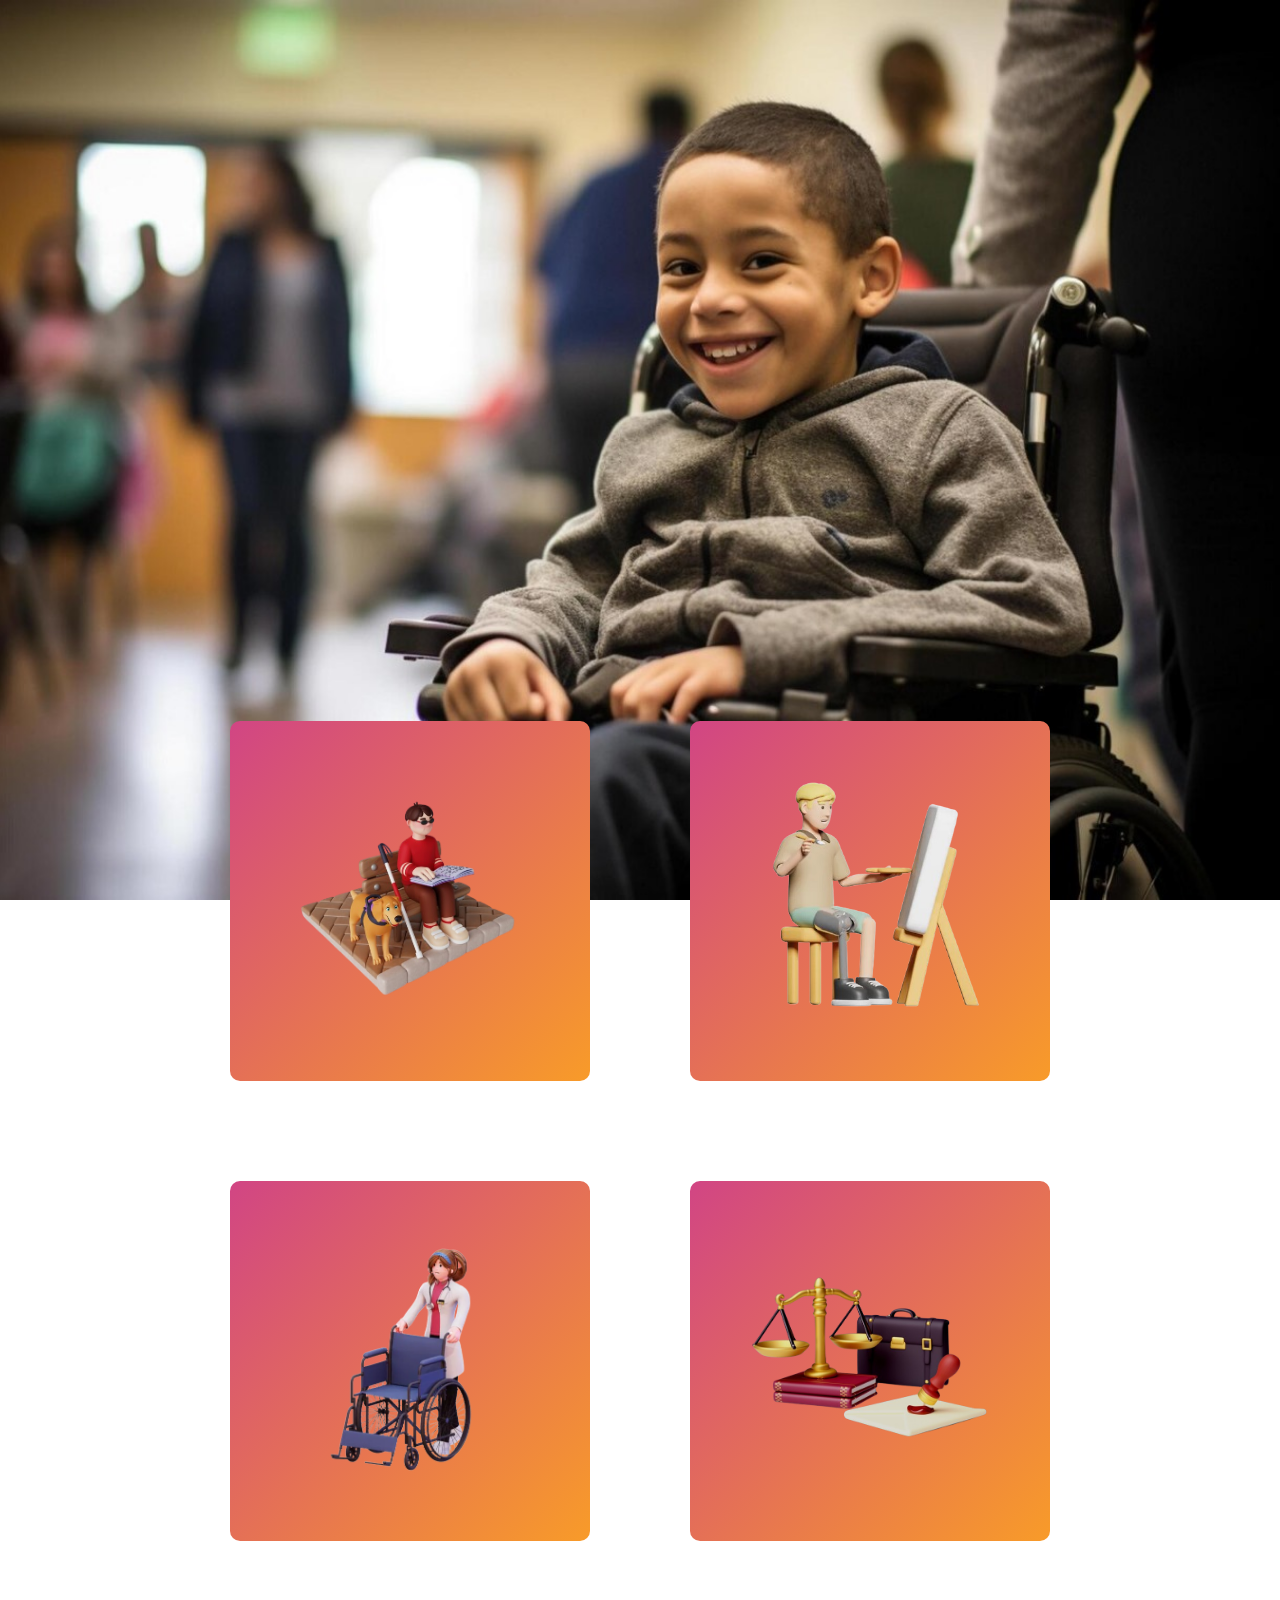
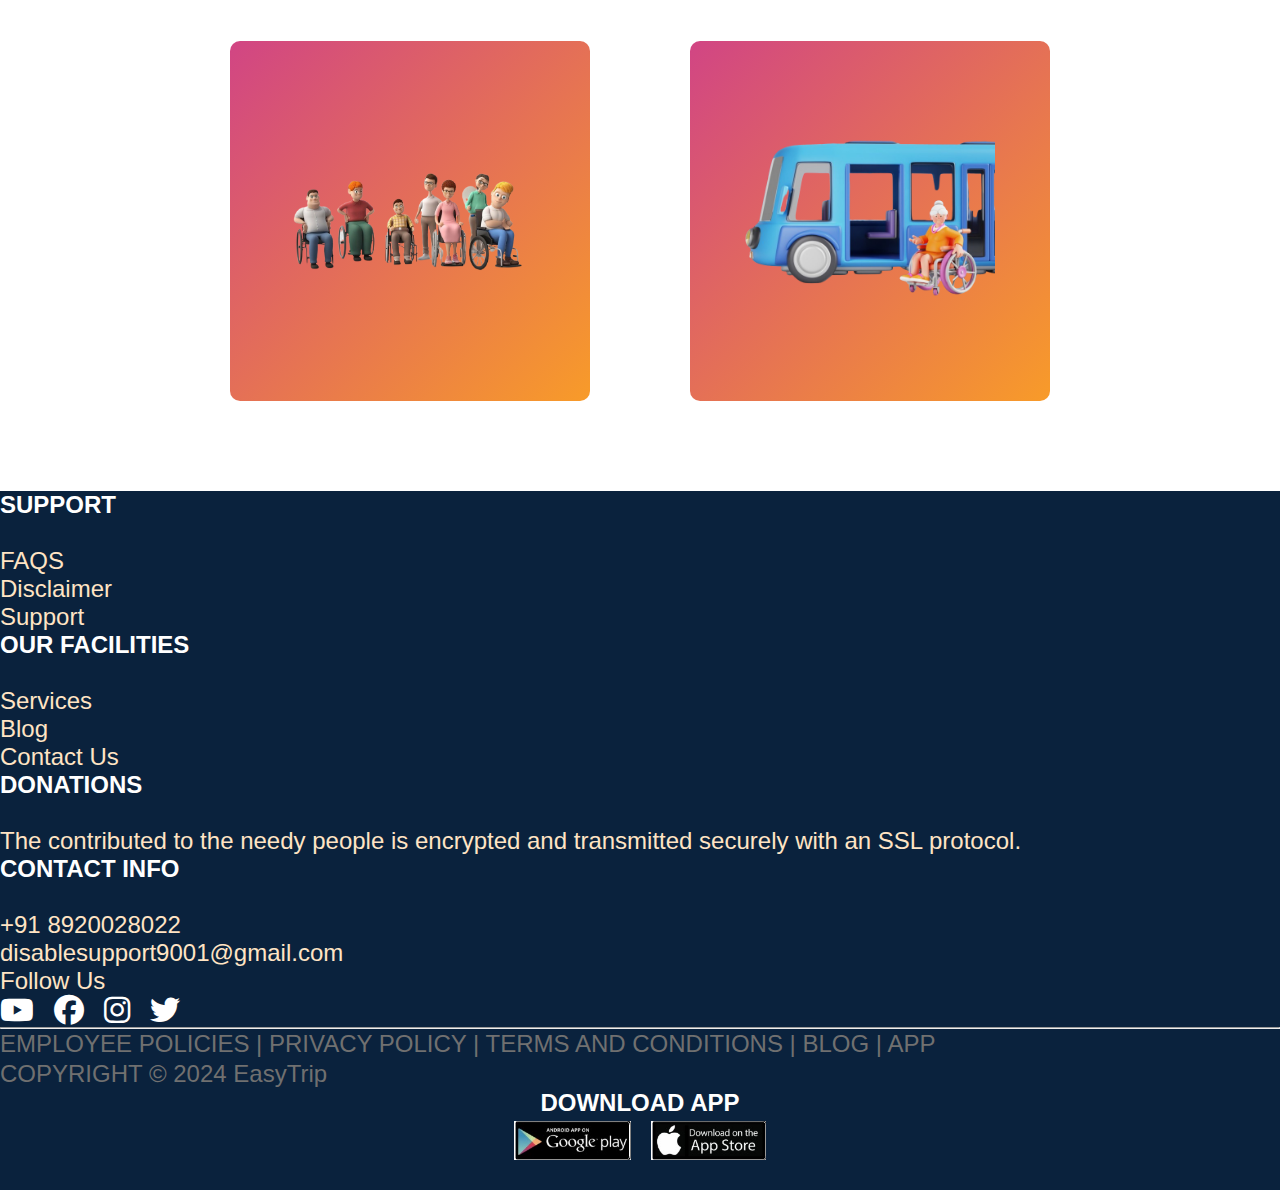
<file: index.html>
<!DOCTYPE html>
<html lang="en">
<head>
    <meta charset="UTF-8">
    <title>Google Hackathon</title>
    <link rel="stylesheet" href="style.css">
    <link href="https://cdn.jsdelivr.net/npm/bootstrap@5.3.2/dist/css/bootstrap.min.css" rel="stylesheet"
          integrity="sha384-T3c6CoIi6uLrA9TneNEoa7RxnatzjcDSCmG1MXxSR1GAsXEV/Dwwykc2MPK8M2HN" crossorigin="anonymous">
    <link rel="stylesheet" href="https://cdnjs.cloudflare.com/ajax/libs/font-awesome/6.4.2/css/all.min.css">
</head>
<body>
    <div class="bg">
        <div class="bg"></div>
        <nav class="navbar navbar-expand-md navbar-dark fixed-top">
            <div class="container-fluid n"><!--container-fluid start-->
                <a href="index.html" class="navbar-brand">
                    <img src="assets/logo.jpeg" alt="" class="logo">
                </a>
                <!--for mobile menu-->
                <button class="navbar-toggler" data-bs-target="#ab" data-bs-toggle="collapse">
                    <span class="navbar-toggler-icon"></span>
                </button>

                <div class="navbar-collapse collapse" id="ab">
                    <ul class="navbar-nav text-center ms-auto">
                        <li><a href="index.html" class="nav-link">Home</a></li>
                        <li><a href="book.html" class="nav-link">Book</a></li>
                        <li><a href="services.html" class="nav-link">Services</a></li>
                        <li><a href="contact.html" class="nav-link">Contact</a></li>
                        <li><a href="register.html" class="nav-link">Login</a></li>
                    </ul>
                </div>

            </div><!--container-fluid end-->
        </nav>
<!--        <div class="nav-bar">-->
<!--            <div>Tech Titans</div>-->

<!--            <div class="search-bar">-->
<!--                    <label >-->
<!--                        <img class="search" src="search.png" alt="search-icon">-->
<!--                        <input type="text" placeholder="Search">-->
<!--                    </label>-->
<!--            </div>-->

<!--            <div class="navbar-points">-->
<!--                <div><a href="#">Home</a></div>-->
<!--                <div><a href="/about">About</a></div>-->
<!--                <div><a href="/contact">Contact</a></div>-->
<!--                <div><a href="/education">Aim</a></div>-->
<!--            </div>-->
<!--        </div>-->
    </div>

<!--    About-->

    <div>
        <div>Why ?</div>
        <div>

        </div>
    </div>

<!--    Body-->
    <div class="hero-section">
        <div class="hero-section-main-heading">Body section</div>
        <div class="hero-section-second-heading">Being Independent</div>

        <div class="hero-section-service-box">
            <div class="card">
                <a href="pages/education.html">
                    <img src="assets/education.png" alt="education">
                    <div class="card__content">
                        <p class="card__title">Education</p>
                        <p>Expand Knowledge Base</p>
                        <p class="card__description">Education unlocks potential, with or without barriers. Let's find the key!
                            Disabilities might challenge how you learn, but not what you can learn. Education opens doors with endless possibilities.</p>
                    </div>
                </a>
            </div>
            <div class="card">
                <a href="pages/job.html">
                    <img src="assets/career.png" alt="career">
                    <div class="card__content">
                        <p class="card__title">Jobs</p>
                        <p>Explore Diverse Career</p>
                        <p class="card__description">Your skills and talents are what make a great career.
                            Let's find a path that lets you shine, and explore resources for any accommodations
                            you might need.</p>
                    </div>
                </a>
            </div>
            <div class="card">
                <a href="/pages/health.html">
                    <img src="assets/health.png" alt="health">
                    <div class="card__content">
                        <p class="card__title">Health</p>
                        <p>Be Fit</p>
                        <p class="card__description">Living with a disability can impact health, but you're
                            not alone. Together, we can find ways to optimize your well-being.</p>
                    </div>
                </a>
            </div>
            <div class="card">
                <a href="pages/law.html">
                    <img src="assets/laws.png" alt="laws">
                    <div class="card__content">
                        <p class="card__title">Laws</p>
                        <p>Know Your Rights</p>
                        <p class="card__description">Laws exist to ensure equal access and opportunity.
                            You have rights! Let me know if you ever need help finding resources. </p>
                    </div>
                </a>
            </div>
            <div class="card">
                <img src="assets/community.png" alt="community">
                <div class="card__content">
                    <p class="card__title">Community</p>
                    <p>Talk To Someone</p>
                    <p class="card__description">Our community is a place where strength comes in all
                        abilities. We support each other, finding new ways to thrive and experience life
                        together.</p>
                </div>
            </div>
            <div class="card">
                <a href="pages/transport.html">
                    <img src="assets/transport.png" alt="transport">
                    <div class="card__content">
                        <p class="card__title">Transport</p>
                        <p>Move Your Own Way</p>
                        <p class="card__description">Plan your trip with confidence! We offer accessible
                            options like ramps & lifts. Let us know your needs.</p>
                    </div>
                </a>
        </div>
        </div>
    </div>


    <!-- FOOTER START -->
    <footer>
        <div class="container"> <!--CONTAINER START -->
            <div class="row"> <!--FIRST ROW START -->
                <div class="col-md-3 mt-5"> <!--first col start -->
                    <div>
                        <h4 style="color: white;">SUPPORT</h4>
                        <div class="border mb-3" style="width: 44%;"></div><br>
                        <h5 class="mb-3"><a href="" class="td">FAQS</a></h5>
                        <h5 class="mb-3"><a href="" class="td">Disclaimer</a></h5>
                        <h5 class="mb-3"><a href="" class="td">Support</a></h5>
                    </div>
                </div> <!-- first col end -->
                <div class="col-md-3 mt-5"> <!-- second col start -->
                    <div>
                        <h4 style="color: white;">OUR FACILITIES</h4>
                        <div class="border mb-3" style="width: 60%;"></div><br>
                        <h5 class="mb-3"><a href="" class="td">Services</a></h5>
                        <h5 class="mb-3"><a href="" class="td"></a></h5>
                        <h5 class="mb-3"><a href="" class="td">Blog</a></h5>
                        <h5 class="mb-3"><a href="" class="td">Contact Us</a></h5>
                    </div>
                </div> <!-- second col end -->
                <div class="col-md-3 mt-5"> <!-- third col start -->
                    <div>
                        <h4 style="color: white;">DONATIONS</h4>
                        <div class="border mb-3" style="width: 88%;"></div><br>
                        <p style="font-weight: 400; color: bisque;">The contributed to the needy people is encrypted and transmitted securely
                            with an SSL protocol.</p>
                    </div>
                </div> <!-- third col end -->
                <div class="col-md-3 mt-5"> <!-- fourth col start -->
                    <div>
                        <h4 style="color: white;">CONTACT INFO</h4>
                        <div class="border mb-3" style="width: 65%;"></div><br>
                        <h5 style="font-weight: 400; color: bisque;">+91 8920028022</h5>
                        <h6 class="td mb-3"><a href="" class="td">disablesupport9001@gmail.com</a></h6>
                        <h5 class="mb-4" style="font-weight: 400; color: bisque;">Follow Us</h5>
                        <a href="https://www.youtube.com/"><i
                                class="fa-brands fa-youtube icon icon"></i></a>&nbsp;&nbsp;
                        <a href="https://www.facebook.com/login/"><i
                                class="fa-brands fa-facebook icon icon"></i></a>&nbsp;&nbsp;
                        <a href="https://www.instagram.com/accounts/login/?hl=en"><i
                                class="fa-brands fa-instagram icon icon"></i></a>&nbsp;&nbsp;
                        <a href="https://twitter.com/"><i class="fa-brands fa-twitter icon icon"></i></a>&nbsp;&nbsp;
                    </div>
                </div> <!-- fourth col end -->
                <hr class="text-light mt-3">
            </div><!-- FIRST ROW END -->
            <div class="row"><!-- SECOND ROW START -->
                <div class="col-md-7"> <!-- first col start -->
                    <p style="text-align: justify; line-height: 30px; color: #707070;">EMPLOYEE POLICIES | PRIVACY
                        POLICY | TERMS AND CONDITIONS | BLOG | APP <br>
                        COPYRIGHT © 2024 EasyTrip</p>
                </div> <!-- first col end -->
                <div class="col-md-1"></div>
                <div class="col-md-4"> <!-- third col start -->
                    <center>
                        <h6 style="color: white;text-align: center;">DOWNLOAD APP</h6>
                        <div class="border mb-3" style="width: 36%;"></div><br>
                        <a href=""><img style="position: relative;  height: 39px; top: -24px;"
                                        src="assets/play-store.jpeg" alt=""></a>&nbsp;&nbsp;
                        <a href=""><img style="position: relative; height: 39px; top: -24px;" src="assets/app-store.jpeg"
                                        alt=""></a>
                    </center>
                </div> <!-- third col end -->
            </div> <!-- SECOND ROW END -->
        </div> <!-- CONTAINER END -->
    </footer>
<script src="script.js"></script>
</body>
</html>
</file>
<file: style.css>
* {
    padding: 0;
    margin: 0;
    font-family: Arial, Helvetica, sans-serif;
    font-size: 18pt;
}
.bg {
    width: 100%;
    height: 100%;
    background-image: url("assets/bg.jpeg");
    background-size: cover;
    background-position: center;
    background-repeat: no-repeat;
    position: absolute;
}
/*.nav-bar{*/
/*    display: flex;*/
/*    justify-content: space-around;*/
/*    align-items: center;*/
/*    position: relative;*/
/*    padding: 10px 70px;*/
/*    width: 100%;*/
/*    background-color: transparent;*/
/*}*/
/*.search-bar{*/
/*    display: flex;*/
/*    gap: 10px;*/
/*    justify-content: center;*/
/*    ::placeholder{*/
/*        color: #323a47;*/
/*        padding-left: 5px;*/
/*        letter-spacing: 5px;*/
/*    }*/
/*    >label>input {*/
/*        border: 0 solid;*/
/*        width: 300px;*/
/*        background-color: transparent;*/

/*    }*/
/*    >label>input:focus{*/
/*        outline: none;*/
/*        border-bottom: 2px solid black;*/
/*    }*/
/*}*/
/*.search{*/
/*    width: 30px;*/
/*    cursor: pointer;*/
/*}*/
/*.navbar-points{*/
/*    display: flex;*/
/*    justify-content: center;*/
/*    gap: 30px;*/
/*}*/
/*.three-line{*/
/*    width: 30px;*/
/*    cursor: pointer;*/
/*}*/

.logo {
    width: 85%;
    border-radius: 59%;
    height: 66px;
}

.navbar {
    background-color: #0000009c !important;
}

.navbar-nav li {
    padding: 0 10px;
}


.navbar-nav li a {
    color: chocolate !important;
    font-weight: 600;
    font-size: 23px;
}

.navbar-nav li a:hover {
    text-decoration: underline black;
}

.n {
    padding: 0 90px;
}


/*Body*/
.hero-section{
    margin-top: 45%;
    display: flex;
    flex-direction: column;
    justify-content: start;
    padding: 10px 200px;
    margin-bottom: 80px;
}
.hero-section-main-heading{
    font-size: 33pt;
    font-weight: bold;
}
.hero-section-second-heading{
    font-size: 17pt;
    margin-bottom: 30px;
}
/*!*Hero section*!*/
.hero-section-service-box{
    display: flex;
    flex-direction: row;
    flex-flow: wrap;
    justify-content: center;
    align-items: center;
    gap: 100px;
    /*padding: 50px 200px;*/
}

.card {
    position: relative;
    width: 300px;
    min-height: 300px;
    padding: 30px;
    background: linear-gradient(-45deg, #f89b29 0%, #d14584 100% );
    border-radius: 10px;
    display: flex;
    align-items: center;
    justify-content: center;
    overflow: hidden;
    transition: all 0.6s cubic-bezier(0.23, 1, 0.320, 1);
}

.card img {
    max-width: 250px;
    max-height: 250px;
    fill: #333;
    transition: all 0.6s cubic-bezier(0.23, 1, 0.320, 1);
}

.card:hover {
    transform: rotate(-5deg) scale(1.1);
    box-shadow: 0 10px 20px rgba(0, 0, 0, 0.2);
}

.card__content {
    position: absolute;
    top: 50%;
    left: 50%;
    transform: translate(-50%, -50%) rotate(-45deg);
    width: 100%;
    height: 100%;
    padding: 20px;
    box-sizing: border-box;
    background-color: #fff;
    opacity: 0;
    transition: all 0.6s cubic-bezier(0.23, 1, 0.320, 1);
}

.card:hover .card__content {
    transform: translate(-50%, -50%) rotate(0deg);
    opacity: 1;
    /*height: 500px;*/
}

.card__title {
    margin: 0;
    font-size: 24px;
    color: #333;
    font-weight: 700;
}

.card__description {
    margin: 10px 0 0;
    font-size: 14px;
    color: #777;
    line-height: 1.4;
}

.card:hover img {
    scale: 0;
    transform: rotate(-45deg);
}


/*Footer*/
footer{
    background: #0a223d;
    width: 100%;
}

.td{
    text-decoration: none;
    font-weight: 400;
    color: bisque;
}

.td:hover{
    color: aquamarine;
    text-decoration: underline;
}

.icon{
    color: white;
    font-size: 30px;
}

.icon:hover{
    color: darkcyan;
    transition: all 0.3s;
    transform: scale(1.45);
}
</file>
